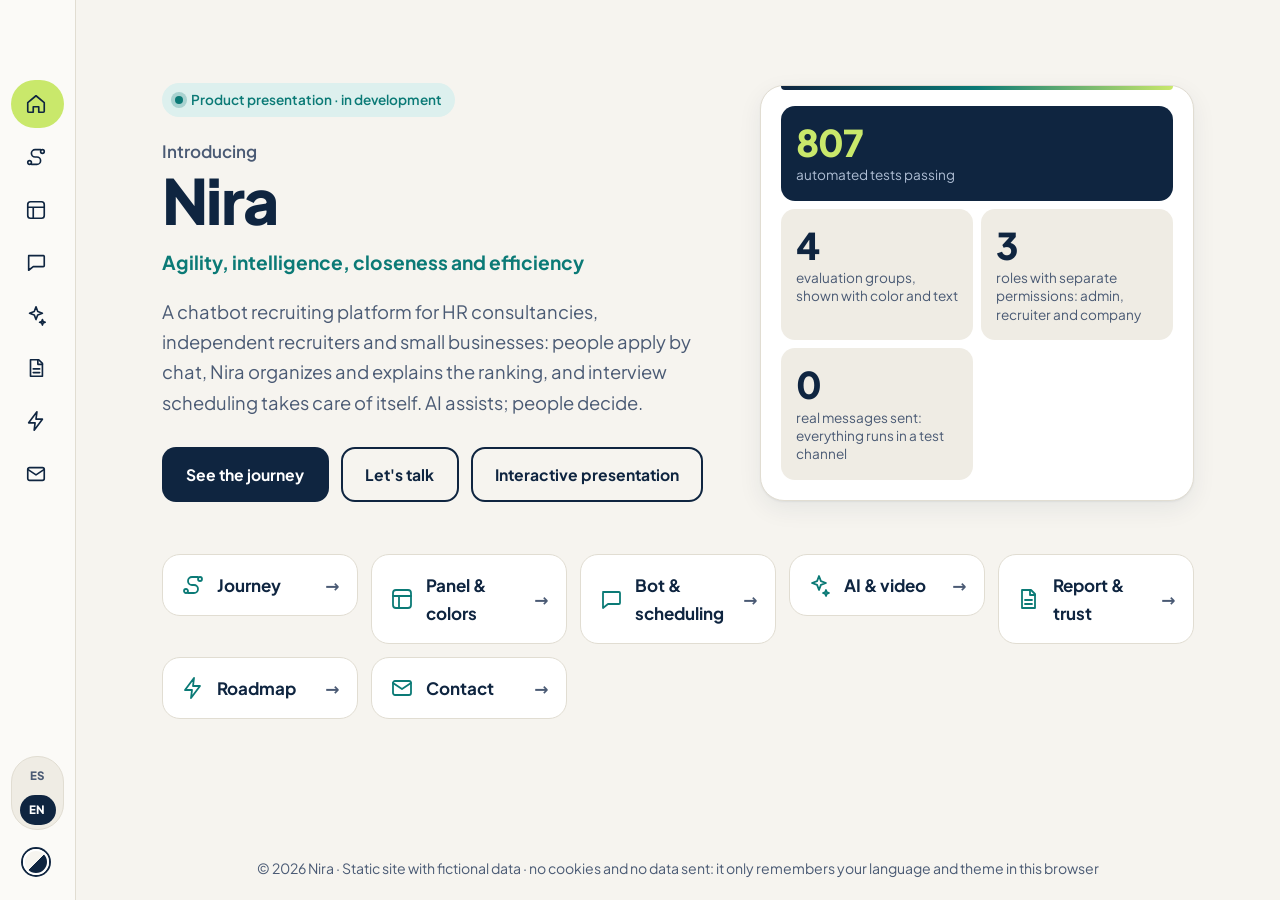
<file: index.html>
<!doctype html>
<html lang="es" data-theme="light">
<head>
  <meta charset="utf-8">
  <meta name="viewport" content="width=device-width, initial-scale=1">
  <title>Nira — reclutamiento con chatbot: la IA asiste, las decisiones son de personas</title>
  <meta name="description" content="Nira: plataforma de reclutamiento con chatbot para consultoras de RR. HH., reclutadores y PyMEs. Preselección de perfiles, ranking explicable y agenda de entrevistas.">
  <meta name="robots" content="noindex, nofollow">
  <meta name="referrer" content="no-referrer">
  <meta name="theme-color" content="#0F2540">
  <meta property="og:type" content="website">
  <meta property="og:title" content="Nira">
  <meta property="og:description" content="La IA asiste, las decisiones son de personas.">
  <script>/* tema inicial antes de pintar: el guardado por la persona o, la primera vez, claro */
    try { var t = localStorage.getItem("ri-theme"); document.documentElement.setAttribute("data-theme", ["light", "dark", "rose", "cream"].indexOf(t) > -1 ? t : "light"); } catch (e) {}
  </script>
  <link rel="icon" href="data:image/svg+xml,%3Csvg xmlns='http://www.w3.org/2000/svg' viewBox='0 0 64 64'%3E%3Crect width='64' height='64' rx='14' fill='%230F2540'/%3E%3Ctext x='32' y='43' font-family='Georgia,serif' font-size='30' font-weight='700' text-anchor='middle' fill='%23C9E86B'%3ENI%3C/text%3E%3C/svg%3E">
  <link rel="preload" href="assets/fonts/pjs-latin.woff2" as="font" type="font/woff2" crossorigin>
  <link rel="stylesheet" href="styles.css">
  <link rel="stylesheet" href="producto.css">
</head>
<body>
  <a class="skip" href="#main" data-i18n="ui.skip">Ir al contenido</a>

  <div class="app" id="app">
    <!-- ═════════ BARRA LATERAL ═════════ -->
    <aside class="rail" id="rail" aria-label="Navegación">
      <div class="rail-top">
        <button type="button" class="rail-toggle" id="railToggle" aria-expanded="false" aria-controls="rail" aria-label="Menú" data-i18n-attr="aria-label:ui.menu">
          <svg viewBox="0 0 24 24" width="22" height="22" fill="none" stroke="currentColor" stroke-width="2" stroke-linecap="round" aria-hidden="true"><path d="M4 7h16M4 12h16M4 17h16"/></svg>
        </button>
        <a class="rail-brand" href="#home" aria-label="Nira"><span class="brand-mark" aria-hidden="true">NI</span><span class="rl-label">Nira</span></a>
      </div>

      <nav class="rail-nav" id="nav" aria-label="Principal">
        <a class="rail-link" href="#home" data-view="home">
          <svg viewBox="0 0 24 24" aria-hidden="true"><path d="M3 10.5 12 3l9 7.5V20a1 1 0 0 1-1 1h-5v-6H9v6H4a1 1 0 0 1-1-1z"/></svg>
          <span class="rl-label" data-i18n="nav.home">Inicio</span>
        </a>
        <a class="rail-link" href="#journey" data-view="journey">
          <svg viewBox="0 0 24 24" aria-hidden="true"><circle cx="5" cy="18" r="2"/><circle cx="19" cy="6" r="2"/><path d="M7 18h6a4 4 0 0 0 0-8h-2a4 4 0 0 1 0-8h6" transform="translate(0 2)"/></svg>
          <span class="rl-label" data-i18n="nav.journey">Recorrido</span>
        </a>
        <a class="rail-link" href="#panel" data-view="panel">
          <svg viewBox="0 0 24 24" aria-hidden="true"><rect x="3" y="3" width="18" height="18" rx="3"/><path d="M3 9h18M9 21V9"/></svg>
          <span class="rl-label" data-i18n="nav.panel">Panel y colores</span>
        </a>
        <a class="rail-link" href="#bot" data-view="bot">
          <svg viewBox="0 0 24 24" aria-hidden="true"><path d="M4 5h16a1 1 0 0 1 1 1v10a1 1 0 0 1-1 1H9l-5 4V6a1 1 0 0 1 1-1z"/></svg>
          <span class="rl-label" data-i18n="nav.bot">Bot y agenda</span>
        </a>
        <a class="rail-link" href="#ai" data-view="ai">
          <svg viewBox="0 0 24 24" aria-hidden="true"><path d="M12 3l1.9 5.1L19 10l-5.1 1.9L12 17l-1.9-5.1L5 10l5.1-1.9z"/><path d="M19 17l.8 2.2L22 20l-2.2.8L19 23l-.8-2.2L16 20l2.2-.8z"/></svg>
          <span class="rl-label" data-i18n="nav.ai">IA y video</span>
        </a>
        <a class="rail-link" href="#report" data-view="report">
          <svg viewBox="0 0 24 24" aria-hidden="true"><path d="M6 3h9l4 4v14H6z"/><path d="M14 3v5h5M9 13h7M9 17h7"/></svg>
          <span class="rl-label" data-i18n="nav.report">Informe y confianza</span>
        </a>
        <a class="rail-link" href="#roadmap" data-view="roadmap">
          <svg viewBox="0 0 24 24" aria-hidden="true"><path d="M13 2 4 14h7l-1 8 9-12h-7z"/></svg>
          <span class="rl-label" data-i18n="nav.roadmap">Hoja de ruta</span>
        </a>
        <a class="rail-link" href="#contact" data-view="contact">
          <svg viewBox="0 0 24 24" aria-hidden="true"><rect x="3" y="5" width="18" height="14" rx="2"/><path d="m3 7 9 6 9-6"/></svg>
          <span class="rl-label" data-i18n="nav.contact">Contacto</span>
        </a>
      </nav>

      <div class="rail-bottom">
        <div class="lang" role="group" aria-label="Idioma" id="langSwitch">
          <button type="button" data-lang="es" aria-pressed="true">ES</button>
          <button type="button" data-lang="en" aria-pressed="false">EN</button>
        </div>
        <button type="button" class="rail-link rail-theme" id="themeBtn" aria-label="Cambiar tema">
          <span class="sw sw-light" id="themeDot" aria-hidden="true"></span>
        </button>
      </div>
    </aside>
    <div class="scrim" id="scrim" hidden></div>

    <!-- ═════════ CONTENIDO ═════════ -->
    <div class="stage">
      <header class="topbar">
        <button type="button" class="rail-toggle" id="railOpen" aria-label="Menú" data-i18n-attr="aria-label:ui.menu">
          <svg viewBox="0 0 24 24" width="22" height="22" fill="none" stroke="currentColor" stroke-width="2" stroke-linecap="round" aria-hidden="true"><path d="M4 7h16M4 12h16M4 17h16"/></svg>
        </button>
        <span class="brand-mark" aria-hidden="true">NI</span>
        <strong class="topbar-title">Nira</strong>
      </header>

      <main id="main" tabindex="-1">

        <!-- INICIO -->
        <section class="view" id="view-home" data-view="home" aria-labelledby="heroName">
          <div class="hero-grid">
            <div class="hero-copy">
              <p class="badge"><span class="dot" aria-hidden="true"></span><span data-i18n="hero.badge"></span></p>
              <p class="kicker" data-i18n="hero.kicker"></p>
              <h1 id="heroName">Nira</h1>
              <p class="role" data-i18n="hero.role"></p>
              <p class="tagline" data-i18n="hero.tagline"></p>
              <div class="cta-row">
                <a class="btn btn-primary" href="#journey" data-i18n="hero.cta1"></a>
                <a class="btn btn-ghost" href="#contact" data-i18n="hero.cta2"></a>
                <a class="btn btn-ghost" href="presentacion.html" data-i18n="hero.cta3"></a>
              </div>
            </div>
            <aside class="hero-card" aria-label="Indicadores">
              <ul class="stats" id="stats"></ul>
            </aside>
          </div>
          <ul class="tiles-nav" id="tilesNav" aria-label="Secciones"></ul>
        </section>

        <!-- RECORRIDO -->
        <section class="view" id="view-journey" data-view="journey" aria-labelledby="journeyTitle" hidden>
          <h2 class="section-title" id="journeyTitle" data-i18n="journey.title"></h2>
          <p class="section-intro" data-i18n="journey.intro"></p>
          <h3 class="subtitle" data-i18n="journey.problemTitle"></h3>
          <div class="project-grid" id="problemGrid"></div>
          <h3 class="subtitle" data-i18n="journey.solutionTitle"></h3>
          <div class="project-grid" id="stepGrid"></div>
          <p class="note" data-i18n="journey.notes"></p>
          <h3 class="subtitle" id="compareTitle"></h3>
          <div class="compare" id="compare" role="table"></div>
          <h3 class="subtitle" id="guardsTitle"></h3>
          <div class="project-grid" id="guardGrid"></div>
        </section>

        <!-- PANEL Y COLORES -->
        <section class="view" id="view-panel" data-view="panel" aria-labelledby="panelTitle" hidden>
          <h2 class="section-title" id="panelTitle" data-i18n="panel.title"></h2>
          <p class="section-intro" data-i18n="panel.intro"></p>
          <p class="tag tag-maqueta" data-i18n="panel.tag"></p>
          <div class="mock" role="img" id="panelMock"></div>
          <h3 class="subtitle" data-i18n="panel.scaleTitle"></h3>
          <div class="scale-grid" id="scaleGrid"></div>
          <ul class="principles" id="principles"></ul>
        </section>

        <!-- BOT Y AGENDA -->
        <section class="view" id="view-bot" data-view="bot" aria-labelledby="botTitle" hidden>
          <h2 class="section-title" id="botTitle" data-i18n="bot.title"></h2>
          <p class="section-intro" data-i18n="bot.intro"></p>
          <p class="tag tag-hoy" data-i18n="bot.tag"></p>
          <div class="split">
            <div class="phone-mock" id="chatMock" role="img"></div>
            <ul class="points" id="botPoints"></ul>
          </div>
          <p class="note" data-i18n="bot.note"></p>
        </section>

        <!-- IA Y VIDEO -->
        <section class="view" id="view-ai" data-view="ai" aria-labelledby="aiTitle" hidden>
          <h2 class="section-title" id="aiTitle" data-i18n="ai.title"></h2>
          <p class="section-intro" data-i18n="ai.intro"></p>
          <div class="tabs" role="tablist" id="aiTabs">
            <button type="button" role="tab" class="tab" id="atab-ai" aria-controls="apanel-ai" aria-selected="true" data-tab="ai"></button>
            <button type="button" role="tab" class="tab" id="atab-video" aria-controls="apanel-video" aria-selected="false" data-tab="video"></button>
          </div>
          <div class="panel" id="apanel-ai" role="tabpanel" aria-labelledby="atab-ai">
            <p class="tag tag-ruta" data-i18n="ai.tag"></p>
            <div class="project-grid" id="aiGrid"></div>
            <div class="rules" id="aiRules"></div>
          </div>
          <div class="panel" id="apanel-video" role="tabpanel" aria-labelledby="atab-video" hidden>
            <p class="tag tag-ruta" data-i18n="video.tag"></p>
            <div class="split">
              <div class="phone-mock" id="videoMock" role="img"></div>
              <div>
                <ol class="steps" id="videoSteps"></ol>
                <div class="rules" id="videoRules"></div>
              </div>
            </div>
          </div>
        </section>

        <!-- INFORME Y CONFIANZA -->
        <section class="view" id="view-report" data-view="report" aria-labelledby="reportTitle" hidden>
          <h2 class="section-title" id="reportTitle" data-i18n="report.title"></h2>
          <p class="section-intro" data-i18n="report.intro"></p>
          <p class="tag tag-hoy" data-i18n="report.tag"></p>
          <div class="split">
            <div class="report-mock" id="reportMock" role="img"></div>
            <ul class="points" id="reportPoints"></ul>
          </div>
          <h3 class="subtitle" data-i18n="trust.title"></h3>
          <div class="project-grid" id="trustGrid"></div>
          <p class="note" data-i18n="trust.note"></p>
        </section>

        <!-- HOJA DE RUTA -->
        <section class="view" id="view-roadmap" data-view="roadmap" aria-labelledby="roadmapTitle" hidden>
          <div class="dark-panel">
            <h2 class="section-title on-dark" id="roadmapTitle" data-i18n="roadmap.title"></h2>
            <p class="section-intro on-dark" data-i18n="roadmap.intro"></p>
            <div class="next-grid" id="phaseGrid"></div>
          </div>
          <h3 class="subtitle" data-i18n="plans.title"></h3>
          <p class="section-intro" data-i18n="plans.intro"></p>
          <div class="project-grid" id="planGrid"></div>
        </section>

        <!-- CONTACTO -->
        <section class="view" id="view-contact" data-view="contact" aria-labelledby="contactTitle" hidden>
          <div class="dark-panel contact-panel">
            <h2 class="section-title on-dark" id="contactTitle" data-i18n="contact.title"></h2>
            <p class="contact-lead" data-i18n="contact.lead"></p>
            <p class="mail-line"><span class="mail-text" id="mailText"></span><button type="button" class="copy-btn" id="copyMail" data-i18n="ui.copy">Copiar</button></p>
            <p class="fine" data-i18n="contact.note"></p>
          </div>
        </section>
      </main>

      <footer class="site-footer">
        <p>© <span id="year"></span> Nira · <span data-i18n="footer"></span></p>
      </footer>
    </div>
  </div>

  <button type="button" class="to-top" id="toTop" aria-label="Volver arriba" data-i18n-attr="aria-label:ui.top" hidden>
    <svg viewBox="0 0 24 24" width="22" height="22" fill="none" stroke="currentColor" stroke-width="2.4" stroke-linecap="round" stroke-linejoin="round" aria-hidden="true"><path d="M12 19V5M5 12l7-7 7 7"/></svg>
  </button>

  <noscript><p style="padding:1rem;text-align:center">Nira — presentación del producto. Esta página necesita JavaScript.</p></noscript>

  <script>/* si un archivo del sitio no carga (falla pasajera de la red), se reintenta una sola vez */
    window.addEventListener("error", function (e) {
      try { if (e.target && e.target.tagName === "SCRIPT" && !sessionStorage.getItem("ri-reintento")) { sessionStorage.setItem("ri-reintento", "1"); setTimeout(function () { location.reload(); }, 1200); } } catch (x) {}
    }, true);
  </script>
  <script src="content.js"></script>
  <script src="app.js"></script>
</body>
</html>
</file>
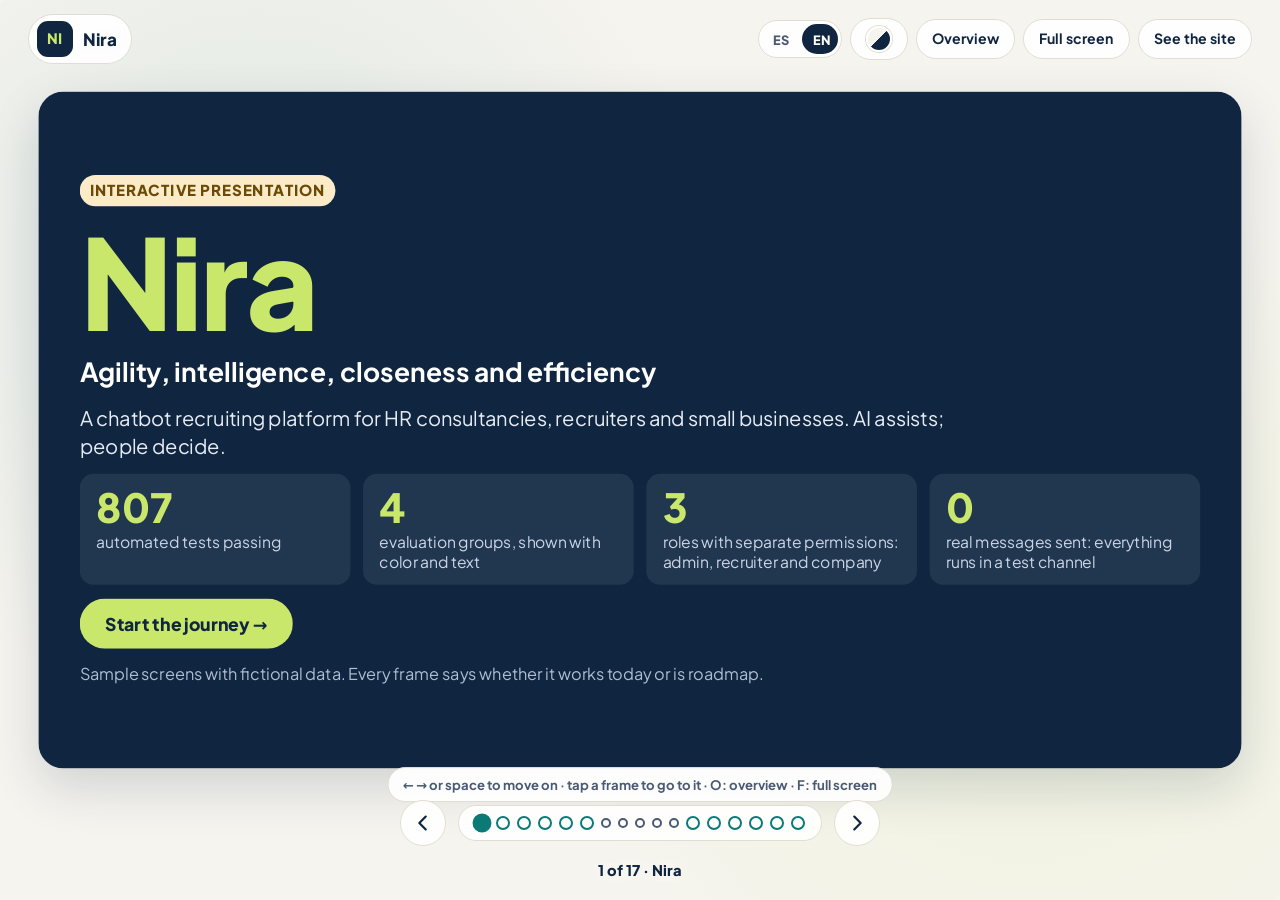
<file: presentacion.html>
<!doctype html>
<html lang="es" data-theme="light">
<head>
  <meta charset="utf-8">
  <meta name="viewport" content="width=device-width, initial-scale=1">
  <title>Nira — presentación interactiva</title>
  <meta name="description" content="Recorrido interactivo por Nira: plataforma de reclutamiento con chatbot. Zoom entre pantallas, con datos ficticios.">
  <meta name="robots" content="noindex, nofollow">
  <meta name="referrer" content="no-referrer">
  <meta name="theme-color" content="#0F2540">
  <script>/* tema inicial antes de pintar */
    try { var t = localStorage.getItem("ri-theme"); document.documentElement.setAttribute("data-theme", ["light", "dark", "rose", "cream"].indexOf(t) > -1 ? t : "light"); } catch (e) {}
  </script>
  <link rel="icon" href="data:image/svg+xml,%3Csvg xmlns='http://www.w3.org/2000/svg' viewBox='0 0 64 64'%3E%3Crect width='64' height='64' rx='14' fill='%230F2540'/%3E%3Ctext x='32' y='43' font-family='Georgia,serif' font-size='30' font-weight='700' text-anchor='middle' fill='%23C9E86B'%3ENI%3C/text%3E%3C/svg%3E">
  <link rel="preload" href="assets/fonts/pjs-latin.woff2" as="font" type="font/woff2" crossorigin>
  <link rel="stylesheet" href="styles.css">
  <link rel="stylesheet" href="producto.css">
  <link rel="stylesheet" href="pantallas.css">
  <link rel="stylesheet" href="presentacion.css">
</head>
<body class="pres">
  <a class="skip" href="#escenario" data-i18n="ui.skip">Ir al contenido</a>

  <div class="escenario" id="escenario" tabindex="-1" aria-label="Presentación interactiva" role="region" aria-roledescription="presentación">
    <div class="lienzo" id="lienzo"></div>
  </div>

  <header class="barra-sup">
    <a class="marca" href="index.html#home" aria-label="Nira"><span class="brand-mark" aria-hidden="true">NI</span><span class="marca-txt">Nira</span></a>
    <div class="acciones">
      <div class="lang" role="group" aria-label="Idioma" id="langSwitch">
        <button type="button" data-lang="es" aria-pressed="true">ES</button>
        <button type="button" data-lang="en" aria-pressed="false">EN</button>
      </div>
      <button type="button" class="ctl" id="btnTema" data-i18n-attr="aria-label:ui.theme"><span class="sw sw-light" id="themeDot" aria-hidden="true"></span></button>
      <button type="button" class="ctl" id="btnGeneral" aria-pressed="false" data-i18n="ui.overview">Vista general</button>
      <button type="button" class="ctl" id="btnPantalla" data-i18n="ui.fullscreen">Pantalla completa</button>
      <a class="ctl" href="index.html#journey" data-i18n="ui.site">Ver el sitio</a>
    </div>
  </header>

  <footer class="barra-inf">
    <button type="button" class="ctl redondo" id="btnPrev" data-i18n-attr="aria-label:ui.prev" aria-label="Anterior">
      <svg viewBox="0 0 24 24" width="22" height="22" fill="none" stroke="currentColor" stroke-width="2.4" stroke-linecap="round" stroke-linejoin="round" aria-hidden="true"><path d="M15 5l-7 7 7 7"/></svg>
    </button>
    <div class="camino" id="camino" role="tablist" data-i18n-attr="aria-label:ui.path" aria-label="Recorrido"></div>
    <button type="button" class="ctl redondo" id="btnNext" data-i18n-attr="aria-label:ui.next" aria-label="Siguiente">
      <svg viewBox="0 0 24 24" width="22" height="22" fill="none" stroke="currentColor" stroke-width="2.4" stroke-linecap="round" stroke-linejoin="round" aria-hidden="true"><path d="M9 5l7 7-7 7"/></svg>
    </button>
    <p class="estado" id="estado" aria-live="polite"></p>
  </footer>

  <p class="ayuda" id="ayuda" data-i18n="ui.hint"></p>

  <noscript><p style="padding:1rem;text-align:center">Nira — presentación interactiva. Esta página necesita JavaScript.</p></noscript>
  <script src="content.js"></script>
  <script src="presentacion-content.js"></script>
  <script src="pantallas.js"></script>
  <script src="presentacion.js"></script>
</body>
</html>
</file>
<file: styles.css>
/* ============================================================
   Paleta "Navy · Teal · Lima"
   - Navy  #0F2540  → confianza, auditoría, seriedad (el mismo azul del CV)
   - Teal  #0B7A76  → tecnología, seguridad, datos
   - Lima  #C9E86B  → frescura, UX/UI, llamadas a la acción y "próximamente"
   - Papel #F6F4EF  → fondo cálido que descansa la vista
   ============================================================ */

/* Tipografía alojada en el propio sitio (Plus Jakarta Sans, licencia OFL): no se pide nada a Google */
@font-face { font-family: "Plus Jakarta Sans"; font-style: normal; font-weight: 400 800; font-display: swap;
  src: url("assets/fonts/pjs-latin-ext.woff2") format("woff2");
  unicode-range: U+0100-02BA, U+02BD-02C5, U+02C7-02CC, U+02CE-02D7, U+02DD-02FF, U+0304, U+0308, U+0329, U+1D00-1DBF, U+1E00-1E9F, U+1EF2-1EFF, U+2020, U+20A0-20AB, U+20AD-20C4, U+2113, U+2C60-2C7F, U+A720-A7FF; }
@font-face { font-family: "Plus Jakarta Sans"; font-style: normal; font-weight: 400 800; font-display: swap;
  src: url("assets/fonts/pjs-latin.woff2") format("woff2");
  unicode-range: U+0000-00FF, U+0131, U+0152-0153, U+02BB-02BC, U+02C6, U+02DA, U+02DC, U+0304, U+0308, U+0329, U+2000-206F, U+20AC, U+2122, U+2191, U+2193, U+2212, U+2215, U+FEFF, U+FFFD; }

:root {
  --bg: #F6F4EF;
  --surface: #FFFFFF;
  --surface-2: #EFECE4;
  --ink: #0F2540;
  --muted: #4A5A74;
  --line: #E1DDD2;
  --navy: #0F2540;
  --teal: #0B7A76;
  --teal-soft: #DDF0EE;
  --lime: #C9E86B;
  --lime-soft: #EDF6CC;
  --btn-bg: #0F2540;
  --btn-ink: #FFFFFF;
  --rail-bg: #FBFAF7;
  --dark-band: #0F2540;
  --dark-ink: #EAF0F8;
  --dark-muted: #AEBDD3;
  --shadow: 0 1px 2px rgba(15, 37, 64, .06), 0 8px 24px rgba(15, 37, 64, .07);
  --radius: 16px;
  --rail-w: 76px;
  --font: "Plus Jakarta Sans", system-ui, -apple-system, "Segoe UI", Roboto, sans-serif;
  color-scheme: light;
}

@media (prefers-color-scheme: dark) {
  :root:not([data-theme="light"]):not([data-theme="rose"]):not([data-theme="cream"]) {
    --bg: #0A1424; --surface: #101F37; --surface-2: #0D1A2F; --ink: #EAF0F8; --muted: #9FB1CB; --line: #213450;
    --teal: #3CC4BC; --teal-soft: #0F3438; --lime-soft: #2B3514; --btn-bg: #C9E86B; --btn-ink: #0F2540;
    --rail-bg: #0C182B; --dark-band: #08111F;
    --shadow: 0 1px 2px rgba(0, 0, 0, .4), 0 8px 24px rgba(0, 0, 0, .35);
    color-scheme: dark;
  }
}
:root[data-theme="dark"] {
  --bg: #0A1424; --surface: #101F37; --surface-2: #0D1A2F; --ink: #EAF0F8; --muted: #9FB1CB; --line: #213450;
  --teal: #3CC4BC; --teal-soft: #0F3438; --lime-soft: #2B3514; --btn-bg: #C9E86B; --btn-ink: #0F2540;
  --rail-bg: #0C182B; --dark-band: #08111F;
  --shadow: 0 1px 2px rgba(0, 0, 0, .4), 0 8px 24px rgba(0, 0, 0, .35);
  color-scheme: dark;
}

*, *::before, *::after { box-sizing: border-box; }
html { scroll-behavior: smooth; }
body {
  margin: 0; font-family: var(--font); font-size: 1.0625rem; line-height: 1.65;
  color: var(--ink); background: var(--bg); -webkit-font-smoothing: antialiased;
}
img, svg, video { max-width: 100%; }
a { color: var(--teal); text-underline-offset: 3px; }
a:hover { text-decoration-thickness: 2px; }
h1, h2, h3, p, ul, ol, dl, dd, figure { margin: 0; }
ul, ol { padding: 0; list-style: none; }
button { font: inherit; }
:focus-visible { outline: 3px solid var(--lime); outline-offset: 3px; border-radius: 8px; }
[hidden] { display: none !important; }
.skip { position: absolute; left: -999px; top: 0; background: var(--lime); color: var(--navy); padding: .6rem 1rem; z-index: 200; }
.skip:focus { left: 1rem; top: 1rem; }

/* ═════════ Fondo: reel de eventos (muy tenue) ═════════ */
.bg-reel { position: fixed; inset: 0; z-index: 0; overflow: hidden; pointer-events: none; opacity: 0; transition: opacity 2s ease; }
.bg-reel.on { opacity: .07; }
:root[data-theme="dark"] .bg-reel.on { opacity: .11; }
@media (prefers-color-scheme: dark) { :root:not([data-theme="light"]):not([data-theme="rose"]):not([data-theme="cream"]) .bg-reel.on { opacity: .11; } }
.bg-reel video { width: 100%; height: 100%; object-fit: cover; filter: grayscale(.45) blur(3px); transform: scale(1.04); }
.bg-reel::after { content: ""; position: absolute; inset: 0; background: radial-gradient(ellipse at 60% 40%, transparent 0%, var(--bg) 95%); opacity: .55; }
@media (max-width: 860px), (prefers-reduced-motion: reduce) { .bg-reel { display: none; } }

/* ═════════ Estructura de la app ═════════ */
.app { position: relative; z-index: 1; display: grid; grid-template-columns: var(--rail-w) minmax(0, 1fr); min-height: 100vh; transition: grid-template-columns .25s ease; }
.app.expanded { --rail-w: 248px; }
.stage { min-width: 0; display: flex; flex-direction: column; min-height: 100vh; }
main { flex: 1; width: min(1120px, 100%); margin-inline: auto; padding: clamp(1.5rem, 4vw, 3.25rem) clamp(1rem, 3.5vw, 2.75rem) 2rem; outline: none; }
.site-footer { padding: 1.25rem clamp(1rem, 3.5vw, 2.75rem); font-size: .88rem; color: var(--muted); text-align: center; }
.topbar { display: none; }

/* ═════════ Barra lateral ═════════ */
.rail {
  position: sticky; top: 0; height: 100vh; z-index: 60; display: flex; flex-direction: column; gap: .5rem;
  padding: .9rem .7rem; background: var(--rail-bg); border-right: 1px solid var(--line); overflow: hidden auto;
}
.rail-top { display: flex; align-items: center; gap: .6rem; min-height: 48px; margin-bottom: .6rem; }
.rail-toggle {
  flex: none; display: grid; place-items: center; width: 48px; height: 48px; border-radius: 50%;
  border: 0; background: transparent; color: var(--ink); cursor: pointer;
}
.rail-toggle:hover { background: var(--surface-2); }
.rail-brand { display: flex; align-items: center; gap: .6rem; text-decoration: none; color: var(--ink); font-weight: 800; white-space: nowrap; }
.brand-mark {
  flex: none; display: grid; place-items: center; width: 36px; height: 36px; border-radius: 11px;
  background: var(--navy); color: var(--lime); font-weight: 800; font-size: .9rem; letter-spacing: .02em;
}
.rail-nav { display: flex; flex-direction: column; gap: .3rem; }
.rail-link {
  position: relative; display: flex; align-items: center; gap: 1rem; min-height: 48px; padding: 0 .85rem;
  border-radius: 24px; border: 0; background: transparent; color: var(--ink); text-decoration: none; cursor: pointer;
  font-weight: 600; font-size: .98rem; white-space: nowrap; text-align: left; width: 100%;
}
.rail-link svg { flex: none; width: 22px; height: 22px; fill: none; stroke: currentColor; stroke-width: 1.8; stroke-linecap: round; stroke-linejoin: round; }
.rail-link:hover { background: var(--surface-2); }
.rail-link[aria-current="page"] { background: var(--lime); color: var(--navy); font-weight: 800; }
.rl-label { overflow: hidden; opacity: 0; width: 0; transition: opacity .15s ease; }
.app.expanded .rl-label { opacity: 1; width: auto; }

/* tooltip cuando la barra está colapsada */
.app:not(.expanded) .rail-link::after {
  content: attr(data-tip); position: absolute; left: calc(100% + 14px); top: 50%; transform: translateY(-50%) translateX(-4px);
  padding: .35rem .7rem; border-radius: 8px; background: var(--navy); color: #fff; font-size: .82rem; font-weight: 700;
  opacity: 0; pointer-events: none; transition: opacity .15s ease, transform .15s ease; white-space: nowrap; z-index: 80;
}
.app:not(.expanded) .rail-link:hover::after, .app:not(.expanded) .rail-link:focus-visible::after { opacity: 1; transform: translateY(-50%); }

.rail-bottom { margin-top: auto; display: flex; flex-direction: column; gap: .5rem; align-items: stretch; }
.lang { display: flex; flex-direction: column; align-items: center; gap: 4px; padding: 4px; border-radius: 26px; background: var(--surface-2); border: 1px solid var(--line); }
.app.expanded .lang { flex-direction: row; justify-content: space-between; }
.lang button {
  width: 36px; height: 30px; display: grid; place-items: center; border: 0; background: transparent; color: var(--muted);
  font-size: .72rem; font-weight: 800; letter-spacing: .04em; border-radius: 999px; cursor: pointer;
}
.lang button:hover { color: var(--ink); }
.lang button[aria-pressed="true"] { background: var(--navy); color: #fff; }
:root[data-theme="dark"] .lang button[aria-pressed="true"] { background: var(--lime); color: var(--navy); }
@media (prefers-color-scheme: dark) { :root:not([data-theme="light"]):not([data-theme="rose"]):not([data-theme="cream"]) .lang button[aria-pressed="true"] { background: var(--lime); color: var(--navy); } }
.rail-avatar { display: block; align-self: center; width: 44px; height: 44px; margin-top: .25rem; border-radius: 50%; overflow: hidden; border: 2px solid var(--lime); }
.app.expanded .rail-avatar { align-self: flex-start; margin-left: .35rem; }
.rail-avatar img { width: 100%; height: 100%; object-fit: cover; object-position: 50% 25%; display: block; }
.scrim { position: fixed; inset: 0; background: rgba(6, 14, 28, .5); z-index: 55; }

/* ═════════ Vistas ═════════ */
.view.active { animation: viewIn .4s cubic-bezier(.2, .7, .2, 1); }
@keyframes viewIn { from { opacity: 0; transform: translateY(14px); } to { opacity: 1; transform: none; } }

/* ═════════ Botones ═════════ */
.btn {
  display: inline-flex; align-items: center; justify-content: center; gap: .5rem;
  font-weight: 700; font-size: .98rem; text-decoration: none; cursor: pointer;
  padding: .8rem 1.4rem; border-radius: 14px; border: 2px solid transparent;
  transition: transform .15s ease, box-shadow .15s ease, background .15s ease;
}
.btn:hover { transform: translateY(-2px); box-shadow: var(--shadow); text-decoration: none; }
.btn-primary { background: var(--btn-bg); color: var(--btn-ink); }
.btn-ghost { background: transparent; color: var(--ink); border-color: var(--ink); }
.btn-accent { background: var(--lime); color: var(--navy); }
.btn-outline { background: transparent; color: #fff; border-color: rgba(255,255,255,.45); }
.btn-outline:hover { background: rgba(255,255,255,.1); }
.cta-row { display: flex; flex-wrap: wrap; gap: .75rem; }

/* ═════════ Inicio ═════════ */
.hero-grid { display: grid; grid-template-columns: 1.25fr 1fr; gap: clamp(1.5rem, 5vw, 3.5rem); align-items: center; padding-top: clamp(.5rem, 3vw, 2rem); }
.hero-grid > * { min-width: 0; }
.badge {
  display: inline-flex; align-items: center; gap: .5rem; max-width: 100%; font-size: .85rem; font-weight: 600; color: var(--teal);
  background: var(--teal-soft); padding: .35rem .8rem; border-radius: 999px; margin-bottom: 1.25rem;
}
.dot { width: 8px; height: 8px; border-radius: 50%; background: var(--teal); box-shadow: 0 0 0 4px color-mix(in srgb, var(--teal) 25%, transparent); }
.kicker { font-weight: 600; color: var(--muted); margin-bottom: .15rem; }
h1 { font-size: clamp(2.3rem, 5.6vw, 3.9rem); line-height: 1.05; font-weight: 800; letter-spacing: -.025em; overflow-wrap: anywhere; }
.role { margin-top: .9rem; font-weight: 700; font-size: clamp(1rem, 2vw, 1.2rem); color: var(--teal); }
.tagline { margin: 1.1rem 0 1.8rem; max-width: 36rem; font-size: 1.15rem; color: var(--muted); }
.hero-card { position: relative; background: var(--surface); border: 1px solid var(--line); border-radius: 24px; padding: 1.25rem; box-shadow: var(--shadow); }
.hero-card::after {
  content: ""; position: absolute; left: 1.25rem; right: 1.25rem; top: 0; height: 4px; border-radius: 0 0 4px 4px;
  background: linear-gradient(90deg, var(--navy), var(--teal), var(--lime));
}
.stats { display: grid; grid-template-columns: 1fr 1fr; gap: .5rem; }
.stat { padding: 1rem .9rem; border-radius: 14px; background: var(--surface-2); }
.stat:first-child { grid-column: 1 / -1; background: var(--navy); color: #fff; }
:root[data-theme="dark"] .stat:first-child { background: var(--teal-soft); }
.stat strong { display: block; font-size: clamp(1.7rem, 3.2vw, 2.3rem); line-height: 1.1; font-weight: 800; letter-spacing: -.02em; }
.stat:first-child strong { color: var(--lime); }
.stat span { display: block; margin-top: .25rem; font-size: .85rem; line-height: 1.35; color: var(--muted); }
.stat:first-child span { color: var(--dark-muted); }

.tiles-nav { display: grid; grid-template-columns: repeat(auto-fit, minmax(170px, 1fr)); gap: .8rem; margin-top: clamp(2rem, 5vw, 3.25rem); }
.tile-link {
  display: flex; align-items: center; gap: .8rem; padding: 1rem 1.1rem; border-radius: 18px; text-decoration: none; color: var(--ink);
  background: var(--surface); border: 1px solid var(--line); font-weight: 700; transition: transform .18s ease, border-color .18s ease, background .18s ease;
}
.tile-link svg { flex: none; width: 24px; height: 24px; fill: none; stroke: var(--teal); stroke-width: 1.8; stroke-linecap: round; stroke-linejoin: round; }
.tile-link .arr { margin-left: auto; color: var(--muted); }
.tile-link:hover { transform: translateY(-3px); border-color: var(--teal); background: var(--lime-soft); }

/* ═════════ Títulos ═════════ */
.section-title { font-size: clamp(1.7rem, 3.4vw, 2.3rem); line-height: 1.15; font-weight: 800; letter-spacing: -.02em; margin-bottom: .6rem; }
.block-title { margin-top: clamp(2.25rem, 5vw, 3.5rem); }
.section-intro { color: var(--muted); max-width: 42rem; margin-bottom: 1.5rem; }
.eyebrow { font-size: .85rem; letter-spacing: .12em; text-transform: uppercase; font-weight: 800; color: var(--teal); margin-bottom: .6rem; }
.subtitle { font-size: 1.15rem; font-weight: 800; margin: 1.75rem 0 .9rem; }
.on-dark { color: var(--dark-ink); }
.section-intro.on-dark { color: var(--dark-muted); }

/* ═════════ Perfil ═════════ */
.about-grid { display: grid; grid-template-columns: 1fr 1.6fr; gap: clamp(1.5rem, 5vw, 3.5rem); }
.about-grid > * { min-width: 0; }
.lead { font-size: clamp(1.6rem, 3.2vw, 2.2rem); font-weight: 800; line-height: 1.15; letter-spacing: -.02em; overflow-wrap: anywhere; }
.about-body p + p { margin-top: 1rem; }
.about-body p { color: var(--muted); }
.facts { display: grid; grid-template-columns: 1fr 1fr; gap: .75rem; margin-top: 1.75rem; }
.facts div { background: var(--surface); border: 1px solid var(--line); border-radius: 12px; padding: .8rem 1rem; }
.facts dt { font-size: .75rem; letter-spacing: .08em; text-transform: uppercase; font-weight: 800; color: var(--teal); }
.facts dd { font-weight: 600; font-size: .95rem; margin-top: .15rem; }
.portrait { margin: 1.75rem 0 0; position: relative; max-width: 300px; }
.portrait::before { content: ""; position: absolute; inset: 14px -14px -14px 14px; border-radius: 28px; background: var(--lime); z-index: 0; }
.portrait::after { content: ""; position: absolute; width: 74px; height: 74px; border-radius: 50%; right: -28px; top: -22px; background: var(--teal); opacity: .9; z-index: 0; }
.portrait img { position: relative; z-index: 1; display: block; width: 100%; height: auto; border-radius: 26px; border: 3px solid var(--surface); box-shadow: var(--shadow); }

.skill-grid { display: grid; grid-template-columns: repeat(auto-fill, minmax(280px, 1fr)); gap: 1rem; margin-top: 1.25rem; }
.skill-card { background: var(--surface); border: 1px solid var(--line); border-radius: var(--radius); padding: 1.3rem; box-shadow: var(--shadow); border-top: 4px solid var(--teal); }
.skill-card:nth-child(3n+1) { border-top-color: var(--navy); }
.skill-card:nth-child(3n+3) { border-top-color: var(--lime); }
:root[data-theme="dark"] .skill-card:nth-child(3n+1) { border-top-color: var(--teal); }
.skill-card h3 { font-size: 1.05rem; font-weight: 800; margin-bottom: .8rem; }
.chips { display: flex; flex-wrap: wrap; gap: .4rem; }
.chip { font-size: .83rem; font-weight: 600; padding: .28rem .7rem; border-radius: 999px; background: var(--surface-2); border: 1px solid var(--line); color: var(--ink); }

/* ═════════ Experiencia + formación ═════════ */
.two-col { display: grid; grid-template-columns: 1.55fr 1fr; gap: clamp(1.5rem, 4vw, 3rem); align-items: start; }
.two-col > * { min-width: 0; }
.side-col { position: sticky; top: 1.5rem; }
.timeline { position: relative; margin-top: 1.5rem; padding-left: 1.75rem; }
.timeline::before { content: ""; position: absolute; left: 7px; top: 8px; bottom: 8px; width: 2px; background: linear-gradient(var(--teal), var(--line)); }
.job { position: relative; padding-bottom: 2rem; }
.job:last-child { padding-bottom: 0; }
.job::before { content: ""; position: absolute; left: -1.75rem; top: .55rem; width: 16px; height: 16px; border-radius: 50%; background: var(--bg); border: 3px solid var(--teal); }
.job.current::before { background: var(--lime); border-color: var(--navy); }
:root[data-theme="dark"] .job.current::before { border-color: var(--lime); }
.job-head { display: flex; flex-wrap: wrap; justify-content: space-between; gap: .25rem 1rem; align-items: baseline; }
.job h3 { font-size: 1.15rem; font-weight: 800; overflow-wrap: anywhere; }
.job .date { font-size: .85rem; font-weight: 700; color: var(--teal); white-space: nowrap; }
.job .org { color: var(--muted); font-weight: 600; margin-bottom: .6rem; }
.job ul { display: grid; gap: .45rem; }
.job li { position: relative; padding-left: 1.1rem; }
.job li::before { content: ""; position: absolute; left: 0; top: .72em; width: 6px; height: 6px; border-radius: 2px; background: var(--teal); }
.edu-list { display: grid; gap: .55rem; margin-top: 1.25rem; }
.edu-list li { display: flex; justify-content: space-between; gap: 1rem; align-items: baseline; padding: .75rem 1rem; background: var(--surface); border: 1px solid var(--line); border-radius: 12px; }
.edu-list b { font-weight: 700; display: block; font-size: .95rem; line-height: 1.35; }
.edu-list small { color: var(--muted); font-size: .82rem; }
.edu-list .when { font-size: .8rem; font-weight: 800; white-space: nowrap; color: var(--teal); }
.edu-list .when.live { background: var(--lime-soft); color: var(--ink); padding: .2rem .6rem; border-radius: 999px; }
.lang-list { display: grid; gap: .5rem; }
.lang-list li { display: flex; justify-content: space-between; gap: 1rem; padding: .75rem 1rem; background: var(--surface); border: 1px solid var(--line); border-radius: 12px; font-weight: 700; }
.lang-list span { color: var(--muted); font-weight: 600; font-size: .92rem; }

/* ═════════ Filtros y tarjetas ═════════ */
.filters { display: flex; flex-wrap: wrap; gap: .5rem; margin-bottom: 1.25rem; }
.filter { font-weight: 700; font-size: .9rem; cursor: pointer; padding: .45rem 1rem; border-radius: 999px; border: 1px solid var(--line); background: var(--surface); color: var(--ink); }
.filter:hover { border-color: var(--teal); }
.filter[aria-pressed="true"] { background: var(--navy); color: #fff; border-color: var(--navy); }
:root[data-theme="dark"] .filter[aria-pressed="true"] { background: var(--lime); color: var(--navy); border-color: var(--lime); }
@media (prefers-color-scheme: dark) { :root:not([data-theme="light"]):not([data-theme="rose"]):not([data-theme="cream"]) .filter[aria-pressed="true"] { background: var(--lime); color: var(--navy); border-color: var(--lime); } }
.project-grid, .comm-grid { display: grid; grid-template-columns: repeat(auto-fill, minmax(290px, 1fr)); gap: 1.1rem; }
.card {
  background: var(--surface); border: 1px solid var(--line); border-radius: var(--radius); padding: 1.35rem;
  display: flex; flex-direction: column; gap: .7rem; box-shadow: var(--shadow); transition: transform .18s ease, border-color .18s ease;
}
.card:hover { transform: translateY(-3px); border-color: var(--teal); }
.card.featured { background: linear-gradient(160deg, var(--surface) 40%, var(--teal-soft)); border-color: color-mix(in srgb, var(--teal) 45%, var(--line)); }
.card h3 { font-size: 1.1rem; font-weight: 800; line-height: 1.25; overflow-wrap: anywhere; }
.card .meta { font-size: .8rem; font-weight: 700; color: var(--teal); }
.card p { color: var(--muted); font-size: .96rem; }
.card .chips { margin-top: auto; padding-top: .4rem; }
.comm-top { display: flex; gap: .9rem; align-items: center; }
.comm-badge { flex: none; display: grid; place-items: center; width: 48px; height: 48px; border-radius: 14px; font-weight: 800; font-size: .95rem; color: #fff; background: var(--navy); }
.comm-badge.t-community { background: var(--teal); }
.comm-badge.t-course { background: var(--lime); color: var(--navy); }
.comm-badge.t-project { background: var(--surface-2); color: var(--ink); border: 1px solid var(--line); }
:root[data-theme="dark"] .comm-badge:not(.t-course):not(.t-project):not(.t-community):not(.has-logo) { background: var(--teal-soft); color: var(--teal); }
.comm-badge.has-logo { background: var(--surface-2); border: 1px solid var(--line); overflow: hidden; padding: 0; }
.comm-badge.has-logo img { width: 100%; height: 100%; object-fit: contain; padding: 3px; display: block; }
.comm-role { color: var(--ink); font-size: .95rem; }
.comm-role b { font-weight: 800; }

/* ═════════ Comunidades: pestañas internas ═════════ */
.tabs { display: inline-flex; gap: 4px; padding: 4px; border-radius: 999px; background: var(--surface-2); border: 1px solid var(--line); margin-bottom: 1.5rem; max-width: 100%; overflow-x: auto; }
.tab { border: 0; background: transparent; color: var(--muted); font-weight: 800; font-size: .92rem; padding: .6rem 1.2rem; border-radius: 999px; cursor: pointer; white-space: nowrap; }
.tab:hover { color: var(--ink); }
.tab[aria-selected="true"] { background: var(--navy); color: #fff; box-shadow: var(--shadow); }
:root[data-theme="dark"] .tab[aria-selected="true"] { background: var(--lime); color: var(--navy); }
@media (prefers-color-scheme: dark) { :root:not([data-theme="light"]):not([data-theme="rose"]):not([data-theme="cream"]) .tab[aria-selected="true"] { background: var(--lime); color: var(--navy); } }
.panel { animation: viewIn .35s ease; }

.photos-layout { display: grid; grid-template-columns: 250px minmax(0, 1fr); gap: clamp(1.25rem, 3vw, 2rem); align-items: start; }
.reel { position: sticky; top: 1.5rem; text-align: center; }
.phone { position: relative; border-radius: 38px; padding: 9px; background: var(--navy); box-shadow: var(--shadow), 0 0 0 2px color-mix(in srgb, var(--lime) 55%, transparent); transform: rotate(-2deg); transition: transform .35s ease; }
.reel:hover .phone { transform: rotate(0deg); }
.phone::before { content: ""; position: absolute; top: 17px; left: 50%; width: 64px; height: 6px; margin-left: -32px; border-radius: 6px; background: rgba(255,255,255,.28); z-index: 2; }
.phone video { display: block; width: 100%; aspect-ratio: 9 / 16; object-fit: cover; border-radius: 30px; background: #000; }
.reel-btn { position: absolute; left: 50%; bottom: 20px; transform: translateX(-50%); width: 50px; height: 50px; border-radius: 50%; border: 0; cursor: pointer; background: var(--lime); color: var(--navy); display: grid; place-items: center; box-shadow: 0 6px 18px rgba(0,0,0,.35); transition: opacity .2s ease; }
.reel-btn .i-pause { display: none; }
.reel.playing .reel-btn { opacity: 0; }
.reel.playing .reel-btn .i-play { display: none; }
.reel.playing .reel-btn .i-pause { display: block; }
.reel.playing:hover .reel-btn, .reel-btn:focus-visible { opacity: 1; }
.reel figcaption { margin-top: 1rem; font-weight: 800; font-size: .88rem; letter-spacing: .04em; color: var(--muted); }

.photo-grid { display: grid; grid-template-columns: repeat(auto-fill, minmax(170px, 1fr)); grid-auto-flow: dense; gap: 12px; }
.tile { margin: 0; }
.tile.wide { grid-column: span 2; }
.tile-btn { position: relative; display: block; width: 100%; aspect-ratio: 4 / 5; padding: 0; border: 0; cursor: zoom-in; overflow: hidden; border-radius: 18px; background: var(--surface-2); box-shadow: var(--shadow); }
.tile.wide .tile-btn { aspect-ratio: 8 / 5; }
.tile-btn img { display: block; width: 100%; height: 100%; object-fit: cover; transition: transform .5s ease; }
.tile-btn:hover img { transform: scale(1.06); }
.tile-btn::after { content: ""; position: absolute; inset: 0; border-radius: inherit; box-shadow: inset 0 0 0 0 var(--lime); transition: box-shadow .2s ease; pointer-events: none; }
.tile-btn:hover::after, .tile-btn:focus-visible::after { box-shadow: inset 0 0 0 4px var(--lime); }
.tile-cap { position: absolute; left: 10px; bottom: 10px; max-width: calc(100% - 20px); padding: .25rem .65rem; border-radius: 999px; background: var(--lime); color: var(--navy); font-weight: 800; font-size: .72rem; letter-spacing: .02em; overflow: hidden; text-overflow: ellipsis; white-space: nowrap; }
.empty { color: var(--muted); }

/* carrusel de eventos */
.carousel { position: relative; margin-bottom: 1.75rem; }
.car-track { display: flex; gap: 1rem; overflow-x: auto; scroll-snap-type: x mandatory; scrollbar-width: none; padding-block: .25rem; border-radius: var(--radius); justify-content: safe center; align-items: flex-start; }
.car-track::-webkit-scrollbar { display: none; }
.slide { flex: 0 0 min(100%, 380px); margin: 0; scroll-snap-align: center; background: var(--surface); border: 1px solid var(--line); border-radius: var(--radius); overflow: hidden; box-shadow: var(--shadow); }
.slide img { display: block; width: 100%; height: auto; max-height: 62vh; object-fit: contain; background: var(--surface-2); }
.slide figcaption { padding: .75rem 1rem; font-weight: 700; font-size: .9rem; border-top: 1px solid var(--line); }
.slide figcaption span { font-weight: 500; color: var(--muted); }
.car-btn { position: absolute; top: 45%; transform: translateY(-50%); z-index: 2; width: 44px; height: 44px; border-radius: 50%; display: grid; place-items: center; cursor: pointer; border: 1px solid var(--line); background: var(--surface); color: var(--ink); box-shadow: var(--shadow); }
.car-btn:hover { background: var(--lime); color: var(--navy); border-color: var(--lime); }
.car-btn.prev { left: -.5rem; }
.car-btn.next { right: -.5rem; }
.car-dots { display: flex; justify-content: center; gap: .5rem; margin-top: 1rem; }
.dot-btn { width: 10px; height: 10px; padding: 0; border-radius: 50%; border: 0; background: var(--line); cursor: pointer; }
.dot-btn[aria-selected="true"] { background: var(--teal); width: 26px; border-radius: 6px; }

/* ═════════ Paneles oscuros (Próximamente / Contacto) ═════════ */
.dark-panel { position: relative; overflow: hidden; background: var(--dark-band); color: var(--dark-ink); border-radius: 28px; padding: clamp(1.5rem, 4vw, 3rem); }
.dark-panel::before { content: ""; position: absolute; inset: auto -10% -40% auto; width: 520px; height: 520px; border-radius: 50%; background: radial-gradient(closest-side, rgba(201, 232, 107, .16), transparent); pointer-events: none; }
.dark-panel > * { position: relative; }
.next-grid { display: grid; grid-template-columns: repeat(auto-fill, minmax(260px, 1fr)); gap: 1rem; }
.next-card { background: rgba(255, 255, 255, .05); border: 1px dashed rgba(255, 255, 255, .28); border-radius: var(--radius); padding: 1.3rem; display: flex; flex-direction: column; gap: .7rem; transition: background .18s ease, border-color .18s ease; }
.next-card:hover { background: rgba(255, 255, 255, .09); border-color: var(--lime); }
.next-card h3 { font-size: 1.08rem; font-weight: 800; color: #fff; }
.next-card p { color: var(--dark-muted); font-size: .95rem; }
.status { align-self: flex-start; font-size: .74rem; font-weight: 800; letter-spacing: .06em; text-transform: uppercase; padding: .25rem .65rem; border-radius: 999px; }
.status.idea { background: rgba(255,255,255,.12); color: #fff; }
.status.design { background: var(--lime); color: var(--navy); }
.status.building { background: #3CC4BC; color: #06232A; }
.next-card .chip { background: transparent; border-color: rgba(255,255,255,.25); color: var(--dark-ink); }
.next-card .chips { margin-top: auto; padding-top: .3rem; }
.next-cta { margin-top: 1.5rem; }
.next-cta a { color: var(--lime); font-weight: 800; }
.contact-panel { text-align: center; padding-block: clamp(2.5rem, 7vw, 4.5rem); }
.contact-panel .cta-row { justify-content: center; }
.contact-lead { color: var(--dark-muted); font-size: 1.15rem; margin: .5rem auto 2rem; max-width: 36rem; }
.fine { margin-top: 1.5rem; font-size: .85rem; color: var(--dark-muted); }

/* ═════════ Visor ampliado ═════════ */
.lightbox { border: 0; padding: 0; background: transparent; max-width: 100vw; max-height: 100vh; width: 100%; height: 100%; color: #fff; }
.lightbox::backdrop { background: rgba(6, 14, 28, .92); backdrop-filter: blur(6px); }
.lightbox[open] { display: grid; place-items: center; }
.lightbox figure { display: grid; justify-items: center; gap: .75rem; max-width: min(92vw, 900px); }
.lightbox img { max-width: 100%; max-height: 82vh; width: auto; height: auto; border-radius: 16px; box-shadow: 0 20px 60px rgba(0,0,0,.5); }
.lightbox figcaption { font-weight: 700; font-size: .92rem; color: #D5DFEE; }
.lb-close, .lb-nav { position: absolute; width: 46px; height: 46px; border-radius: 50%; border: 0; cursor: pointer; font-size: 1.9rem; line-height: 1; background: rgba(255,255,255,.14); color: #fff; display: grid; place-items: center; }
.lb-close { top: 18px; right: 18px; }
.lb-nav { top: 50%; transform: translateY(-50%); }
.lb-nav.prev { left: 14px; }
.lb-nav.next { right: 14px; }
.lb-close:hover, .lb-nav:hover { background: var(--lime); color: var(--navy); }

/* ═════════ Animaciones ═════════ */
.reveal { opacity: 0; transform: translateY(14px); transition: opacity .6s ease, transform .6s ease; }
.reveal.in { opacity: 1; transform: none; }
@media (prefers-reduced-motion: reduce) {
  html { scroll-behavior: auto; }
  .reveal { opacity: 1; transform: none; transition: none; }
  .view.active, .panel { animation: none; }
  .btn, .card, .next-card, .app { transition: none; }
}

/* ═════════ Responsive ═════════ */
@media (max-width: 1040px) {
  .two-col { grid-template-columns: 1fr; }
  .side-col { position: static; }
  .about-grid, .hero-grid { grid-template-columns: 1fr; }
}
@media (max-width: 860px) {
  .app, .app.expanded { grid-template-columns: minmax(0, 1fr); }
  .topbar { display: flex; align-items: center; gap: .6rem; position: sticky; top: 0; z-index: 40; padding: .5rem .75rem; background: color-mix(in srgb, var(--bg) 90%, transparent); backdrop-filter: blur(12px); border-bottom: 1px solid var(--line); }
  .rail { position: fixed; left: 0; top: 0; width: 272px; max-width: 86vw; transform: translateX(-102%); transition: transform .25s ease; box-shadow: 0 0 40px rgba(0,0,0,.25); }
  .app.drawer .rail { transform: none; }
  .rail .rl-label { opacity: 1; width: auto; }
  .rail .lang { flex-direction: row; justify-content: space-between; }
  .rail .rail-avatar { align-self: flex-start; margin-left: .35rem; }
  .app:not(.expanded) .rail-link::after { display: none; }
  .rail .rail-toggle { display: none; }
  .photos-layout { grid-template-columns: 1fr; }
  .reel { position: static; max-width: 230px; margin-inline: auto; }
}
@media (max-width: 560px) {
  body { font-size: 1rem; }
  .facts { grid-template-columns: 1fr; }
  .photo-grid { grid-template-columns: repeat(2, 1fr); gap: 8px; }
  .tile.wide { grid-column: span 2; }
  .cta-row .btn { flex: 1 1 100%; }
  .edu-list li { flex-direction: column; gap: .2rem; }
  .portrait { max-width: 240px; margin-left: 14px; }
  .car-btn.prev { left: .25rem; }
  .car-btn.next { right: .25rem; }
  .tabs { display: flex; }
  .tab { flex: 1; padding-inline: .6rem; }
}

/* la marca solo se muestra cuando la barra está expandida (o en el cajón móvil) */
.app:not(.expanded) .rail-brand { display: none; }
@media (max-width: 860px) { .rail .rail-brand { display: flex; } }

/* correo visible + copiar */
.mail-line { display: flex; flex-wrap: wrap; align-items: center; justify-content: center; gap: .6rem; margin: 0 auto 1.5rem; }
.mail-text { font-weight: 800; font-size: clamp(1.05rem, 3vw, 1.35rem); color: #fff; user-select: all; overflow-wrap: anywhere; }
.copy-btn { border: 1px solid rgba(255,255,255,.45); background: transparent; color: #fff; font-weight: 700; font-size: .85rem; padding: .35rem .9rem; border-radius: 999px; cursor: pointer; }
.copy-btn:hover { background: var(--lime); color: var(--navy); border-color: var(--lime); }

/* ═════════ Política de privacidad ═════════ */
.policy { max-width: 760px; }
.policy-updated { font-size: .88rem; font-weight: 700; color: var(--teal); margin-bottom: 1rem; }
.policy-intro { font-size: 1.12rem; font-weight: 600; padding: 1.1rem 1.25rem; border-radius: 16px; background: var(--lime-soft); border: 1px solid color-mix(in srgb, var(--lime) 60%, var(--line)); margin-bottom: 1.75rem; }
.policy h3 { font-size: 1.12rem; font-weight: 800; margin: 1.75rem 0 .5rem; }
.policy p { color: var(--muted); }
.policy p + p { margin-top: .75rem; }
.policy ul { margin: .75rem 0 0; display: grid; gap: .4rem; }
.policy li { position: relative; padding-left: 1.2rem; color: var(--muted); }
.policy li::before { content: ""; position: absolute; left: 0; top: .72em; width: 6px; height: 6px; border-radius: 2px; background: var(--teal); }
.site-footer a { font-weight: 700; }

/* ═════════ Flecha para volver arriba ═════════ */
.to-top {
  position: fixed; right: max(1rem, env(safe-area-inset-right, 0px)); bottom: max(1rem, env(safe-area-inset-bottom, 0px)); z-index: 70;
  width: 48px; height: 48px; border-radius: 50%; border: 0; cursor: pointer; display: grid; place-items: center;
  background: var(--lime); color: var(--navy); box-shadow: 0 6px 20px rgba(15, 37, 64, .28);
  opacity: 0; transform: translateY(12px); transition: opacity .25s ease, transform .25s ease, background .15s ease;
}
.to-top.show { opacity: 1; transform: none; }
.to-top:hover { background: var(--navy); color: var(--lime); }
:root[data-theme="dark"] .to-top:hover { background: var(--teal); color: #fff; }
@media (prefers-reduced-motion: reduce) { .to-top { transition: none; } }

/* ═════════ Temas: rosa pastel y crema (se eligen desde la barra lateral) ═════════ */
:root[data-theme="rose"] {
  --bg: #FFF1F5; --surface: #FFFBFC; --surface-2: #FCE3EC; --ink: #4A1B33; --muted: #7A4F66; --line: #F4CFDD;
  --navy: #5C2144; --teal: #B03A6B; --teal-soft: #FCDDE8; --lime: #F7B9CF; --lime-soft: #FDE4ED;
  --btn-bg: #5C2144; --btn-ink: #FFFFFF; --rail-bg: #FFF8FA; --dark-band: #5C2144; --dark-ink: #FFF1F6; --dark-muted: #F0C7D8;
  --shadow: 0 1px 2px rgba(92, 33, 68, .07), 0 8px 24px rgba(92, 33, 68, .09);
  color-scheme: light;
}
:root[data-theme="cream"] {
  --bg: #FBF5E6; --surface: #FFFDF6; --surface-2: #F3EAD3; --ink: #1F2A3A; --muted: #5E5845; --line: #E7DBC0;
  --navy: #1F3347; --teal: #0B7A76; --teal-soft: #E1EDDF; --lime: #D8E39A; --lime-soft: #EFF1D2;
  --btn-bg: #1F3347; --btn-ink: #FFFFFF; --rail-bg: #FFFAEE; --dark-band: #1F3347; --dark-ink: #F4F0E4; --dark-muted: #C3C9CB;
  --shadow: 0 1px 2px rgba(60, 45, 10, .07), 0 8px 24px rgba(60, 45, 10, .09);
  color-scheme: light;
}
:root[data-theme="rose"] .rail-link[aria-current="page"], :root[data-theme="rose"] .btn-accent { color: #4A1B33; }
:root[data-theme="rose"] .brand-mark { color: #F7B9CF; }
:root[data-theme="rose"] .status.design { color: #4A1B33; }

/* selector de temas */
.themes { display: flex; flex-direction: column; align-items: center; gap: 8px; padding: 8px 4px; border-radius: 26px; background: var(--surface-2); border: 1px solid var(--line); }
.app.expanded .themes { flex-direction: row; justify-content: space-between; padding: 6px 12px; }
.sw { position: relative; width: 26px; height: 26px; padding: 0; border-radius: 50%; border: 2px solid var(--surface); cursor: pointer; box-shadow: 0 0 0 1px var(--line); transition: transform .15s ease, box-shadow .15s ease; }
.sw:hover { transform: scale(1.12); }
.sw[aria-pressed="true"] { box-shadow: 0 0 0 2px var(--ink); }
.sw-light { background: linear-gradient(135deg, #F6F4EF 50%, #0F2540 50%); }
.sw-dark { background: linear-gradient(135deg, #0A1424 50%, #C9E86B 50%); }
.sw-rose { background: linear-gradient(135deg, #FFF1F5 50%, #F28DB0 50%); }
.sw-cream { background: linear-gradient(135deg, #FBF5E6 50%, #C9A86A 50%); }

/* botón único que recorre los temas */
.rail-theme .sw { flex: none; margin: 0 -2px; cursor: inherit; }
.rail-theme:hover .sw { transform: scale(1.12); }
.rail-theme .sw[class] { box-shadow: 0 0 0 2px var(--ink); }

/* ═════════ Barra lateral: se abre sola al pasar el cursor (o al navegar con teclado) ═════════ */
.rail { width: var(--rail-w); transition: width .25s cubic-bezier(.2, .7, .2, 1), box-shadow .25s ease; }
@media (any-hover: hover) and (min-width: 861px) {
  .app:not(.expanded) .rail:hover,
  .app:not(.expanded) .rail:has(:focus-visible) { width: 248px; box-shadow: 10px 0 36px rgba(15, 37, 64, .18); }
  .app:not(.expanded) .rail:hover .rl-label,
  .app:not(.expanded) .rail:has(:focus-visible) .rl-label { opacity: 1; width: auto; }
  .app:not(.expanded) .rail:hover .rail-brand,
  .app:not(.expanded) .rail:has(:focus-visible) .rail-brand { display: flex; }
  .app:not(.expanded) .rail:hover .lang,
  .app:not(.expanded) .rail:has(:focus-visible) .lang { flex-direction: row; justify-content: space-between; }
  .app:not(.expanded) .rail:hover .rail-avatar,
  .app:not(.expanded) .rail:has(:focus-visible) .rail-avatar { align-self: flex-start; margin-left: .35rem; }
  .app:not(.expanded) .rail:hover .rail-link::after,
  .app:not(.expanded) .rail:has(:focus-visible) .rail-link::after { display: none; }
}
@media (prefers-reduced-motion: reduce) { .rail { transition: none; } }

/* transición suave cuando el tema cambia solo */
.theme-fade, .theme-fade *, .theme-fade *::before, .theme-fade *::after {
  transition: background-color .5s ease, color .5s ease, border-color .5s ease, box-shadow .5s ease, fill .5s ease !important;
}

/* ═════════ Habilidades ═════════ */
.li-group + .li-group { margin-top: 1.75rem; }
.li-group h3 { font-size: .8rem; letter-spacing: .1em; text-transform: uppercase; font-weight: 800; color: var(--teal); margin-bottom: .75rem; }
.pill-list { display: flex; flex-wrap: wrap; gap: .6rem; }
.skill-pill { display: inline-flex; align-items: center; flex-wrap: wrap; gap: .5rem; padding: .55rem 1rem; border-radius: 14px; background: var(--surface); border: 1px solid var(--line); box-shadow: var(--shadow); font-weight: 700; font-size: .95rem; }
.pill-badge { font-size: .72rem; font-weight: 800; padding: .15rem .55rem; border-radius: 999px; background: var(--lime-soft); color: var(--ink); border: 1px solid color-mix(in srgb, var(--lime) 60%, var(--line)); }
.li-cta { margin-top: 2rem; }
.ai-intro { max-width: 46rem; margin-bottom: 1.5rem; padding: 1rem 1.25rem; border-radius: 16px; background: var(--lime-soft); border: 1px solid color-mix(in srgb, var(--lime) 60%, var(--line)); font-weight: 600; }
.ai-grid { display: grid; grid-template-columns: repeat(auto-fill, minmax(290px, 1fr)); gap: 1.1rem; }
.ai-card { border-top: 4px solid var(--teal); }
.ai-card:nth-child(3n+2) { border-top-color: var(--navy); }
.ai-card:nth-child(3n) { border-top-color: var(--lime); }
:root[data-theme="dark"] .ai-card:nth-child(3n+2) { border-top-color: var(--teal); }

/* en escritorio la barra se abre sola al pasar el cursor: el botón de las tres rayas solo se usa en celular */
@media (any-hover: hover) and (min-width: 861px) {
  #railToggle { display: none; }
  .rail-top { min-height: 48px; padding-left: .45rem; }
}
</file>
<file: producto.css>
/* Piezas propias de esta presentación (se suman a styles.css, que trae la barra lateral, los temas y las tarjetas).
   Grupos de evaluación: se distinguen por color, por luminosidad y SIEMPRE por texto. */
:root {
  --g-ok-bg: #D5EFEC; --g-ok-fg: #0B4F4D; --g-ok-bd: #0B6F6C;
  --g-rev-bg: #DEE2F7; --g-rev-fg: #2E3A8C; --g-rev-bd: #4B5CC4;
  --g-pen-bg: #FBEBC8; --g-pen-fg: #6B4A05; --g-pen-bd: #C98A12;
  --g-no-bg: #F8D9D2; --g-no-fg: #7A2616; --g-no-bd: #C0462F;
  --tag-hoy-bg: #D5EFEC; --tag-hoy-fg: #0B4F4D;
  --tag-maq-bg: #FBEBC8; --tag-maq-fg: #6B4A05;
  --tag-ruta-bg: #DEE2F7; --tag-ruta-fg: #2E3A8C;
}
:root[data-theme="dark"] {
  --g-ok-bg: #0F3438; --g-ok-fg: #BFEFEA; --g-ok-bd: #3CC4BC;
  --g-rev-bg: #1E2650; --g-rev-fg: #C9D1FF; --g-rev-bd: #7B8CF0;
  --g-pen-bg: #3A2C0B; --g-pen-fg: #F6D58A; --g-pen-bd: #E3A32B;
  --g-no-bg: #3D1C15; --g-no-fg: #F7C4B8; --g-no-bd: #E27A62;
  --tag-hoy-bg: #0F3438; --tag-hoy-fg: #BFEFEA;
  --tag-maq-bg: #3A2C0B; --tag-maq-fg: #F6D58A;
  --tag-ruta-bg: #1E2650; --tag-ruta-fg: #C9D1FF;
}

.grp-ok { background: var(--g-ok-bg); color: var(--g-ok-fg); border-color: var(--g-ok-bd); }
.grp-rev { background: var(--g-rev-bg); color: var(--g-rev-fg); border-color: var(--g-rev-bd); }
.grp-pen { background: var(--g-pen-bg); color: var(--g-pen-fg); border-color: var(--g-pen-bd); }
.grp-no { background: var(--g-no-bg); color: var(--g-no-fg); border-color: var(--g-no-bd); }
.grp { display: inline-block; border-left: 8px solid; border-radius: 8px; padding: .2rem .75rem; font-weight: 800; font-size: .88rem; }

.subtitle { font-size: 1.2rem; font-weight: 800; margin: 2rem 0 .9rem; }
.note { margin-top: 1.5rem; color: var(--muted); font-size: .92rem; max-width: 46rem; }

.tag { display: inline-block; font-size: .74rem; font-weight: 800; letter-spacing: .06em; text-transform: uppercase; padding: .25rem .7rem; border-radius: 999px; margin-bottom: .9rem; align-self: flex-start; }
.card > .tag { margin-bottom: .2rem; }
.tag-hoy { background: var(--tag-hoy-bg); color: var(--tag-hoy-fg); }
.tag-maqueta { background: var(--tag-maq-bg); color: var(--tag-maq-fg); }
.tag-ruta { background: var(--tag-ruta-bg); color: var(--tag-ruta-fg); }

.split { display: grid; grid-template-columns: minmax(0, 1.05fr) minmax(0, 1fr); gap: clamp(1.25rem, 4vw, 3rem); align-items: start; }
.points { display: grid; gap: 1rem; }
.points li { border-left: 6px solid var(--teal); padding: .1rem 0 .1rem 1rem; }
.points h3 { font-size: 1.05rem; font-weight: 800; }
.points p { color: var(--muted); font-size: .96rem; }

/* maqueta del panel */
.mock { display: grid; grid-template-columns: 190px minmax(0, 1fr); border: 1px solid var(--line); border-radius: 20px; overflow: hidden; background: var(--surface); box-shadow: var(--shadow); }
.mock-side { display: flex; flex-direction: column; gap: .4rem; padding: 1rem; background: var(--navy); color: #fff; }
.mock-side strong { font-size: .95rem; margin-bottom: .5rem; }
.mock-item { padding: .45rem .7rem; border-radius: 9px; font-size: .88rem; color: #C9D3E6; }
.mock-item.on { background: #2D4372; color: #fff; font-weight: 700; }
.mock-main { display: grid; gap: .6rem; padding: 1rem; min-width: 0; }
.kpis { display: grid; grid-template-columns: repeat(3, 1fr); gap: .6rem; }
.kpi { border-radius: 12px; padding: .6rem .8rem; border-left: 8px solid; }
.kpi strong { display: block; font-size: 1.7rem; line-height: 1.1; font-weight: 800; }
.kpi span { font-size: .8rem; }
.crow { display: grid; grid-template-columns: minmax(80px, 1fr) minmax(0, 1.4fr) 70px minmax(0, 1fr); gap: .6rem; align-items: center; padding: .5rem .3rem; border-bottom: 1px solid var(--line); font-size: .92rem; }
.crow:last-child { border-bottom: 0; }
.crow .score { font-weight: 800; }
.crow .conf { color: var(--muted); font-size: .82rem; }
.crow .grp { justify-self: start; }

.scale-grid { display: grid; grid-template-columns: repeat(auto-fit, minmax(210px, 1fr)); gap: 1rem; }
.scale-card { background: var(--surface); border: 1px solid var(--line); border-radius: 16px; overflow: hidden; padding-bottom: 1rem; }
.scale-card .swatch { display: block; height: 20px; border-left: 0; border-bottom: 6px solid; border-radius: 0; margin-bottom: .8rem; }
.scale-card h3 { font-size: 1.02rem; font-weight: 800; padding: 0 1rem; }
.scale-card p { color: var(--muted); font-size: .92rem; padding: .2rem 1rem 0; }
.principles { display: grid; gap: .6rem; margin-top: 1.25rem; }
.principles li { background: var(--navy); color: #fff; border-radius: 12px; padding: .8rem 1rem; font-size: .95rem; }
:root[data-theme="dark"] .principles li { background: var(--surface-2); border: 1px solid var(--line); }

/* maqueta de celular (chat y video) */
.phone-mock { display: flex; flex-direction: column; gap: .6rem; max-width: 380px; width: 100%; padding: 1rem; border: 7px solid var(--navy); border-radius: 34px; background: var(--surface-2); box-shadow: var(--shadow); }
:root[data-theme="dark"] .phone-mock { border-color: var(--line); }
.bubble { align-self: flex-start; max-width: 88%; padding: .6rem .9rem; border-radius: 16px; background: var(--surface); border: 1px solid var(--line); font-size: .95rem; line-height: 1.4; }
.bubble.me { align-self: flex-end; background: var(--teal-soft); border-color: transparent; font-weight: 700; }
.phone-mock small { color: var(--teal); font-weight: 800; font-size: .8rem; }
.phone-mock > b { font-size: 1rem; line-height: 1.3; }
.vcam { display: grid; place-items: center; height: 130px; border-radius: 14px; background: #2D4372; color: #C9D3E6; font-size: .9rem; }
.vtime { display: flex; justify-content: space-between; align-items: baseline; font-size: .92rem; }
.vtime small { color: var(--muted); font-weight: 700; }
.vbar { height: 10px; border-radius: 6px; background: var(--line); overflow: hidden; }
.vbar i { display: block; height: 100%; width: 70%; background: var(--teal); }
.vbtns { display: flex; gap: .5rem; }
.vbtn { flex: 1; text-align: center; border: 2px solid var(--ink); border-radius: 999px; padding: .35rem .5rem; font-size: .85rem; font-weight: 700; }
.vbtn.on { background: var(--teal); border-color: var(--teal); color: #fff; }
.phone-mock .vlink { color: var(--muted); text-decoration: underline; text-align: center; font-weight: 600; }

.steps { counter-reset: paso; display: grid; gap: .55rem; margin-bottom: 1.25rem; }
.steps li { counter-increment: paso; display: flex; gap: .8rem; align-items: baseline; font-weight: 600; }
.steps li::before { content: counter(paso); flex: none; display: grid; place-items: center; width: 28px; height: 28px; border-radius: 50%; background: var(--navy); color: var(--lime); font-size: .85rem; font-weight: 800; }
.rules { background: var(--navy); color: #fff; border-radius: 18px; padding: 1.2rem 1.4rem; margin-top: 1.5rem; }
:root[data-theme="dark"] .rules { background: var(--surface-2); border: 1px solid var(--line); }
.rules h3 { color: var(--lime); font-size: 1.05rem; font-weight: 800; margin-bottom: .3rem; }
.rules p { color: #E6ECF5; font-size: .98rem; }
.steps + .rules { margin-top: 0; }

/* maqueta del informe */
.report-mock { display: grid; gap: .9rem; }
.rcard { background: var(--surface); border: 1px solid var(--line); border-radius: 16px; padding: 1rem 1.2rem; display: grid; gap: .5rem; justify-items: start; }
.rcard h3 { font-size: 1.15rem; font-weight: 800; }
.rcard p { color: var(--muted); font-size: .95rem; }

.compare { display: grid; gap: .5rem; }
.crow2 { display: grid; grid-template-columns: 1fr 1fr; gap: .5rem; }
.crow2 span { padding: .7rem 1rem; border-radius: 12px; font-size: .96rem; }
.crow2.head span { font-weight: 800; font-size: .8rem; letter-spacing: .08em; text-transform: uppercase; padding-block: .2rem; }
.crow2.head span:first-child { color: var(--muted); }
.crow2.head span:last-child { color: var(--teal); }
.crow2 .before { background: var(--surface-2); color: var(--muted); text-decoration: line-through; text-decoration-color: color-mix(in srgb, var(--muted) 50%, transparent); }
.crow2 .after { background: var(--teal-soft); font-weight: 600; }
@media (max-width: 640px) { .crow2 { grid-template-columns: 1fr; } .crow2.head { display: none; } }

.card .price { color: var(--teal); font-weight: 800; font-size: 1.15rem; }

@media (max-width: 860px) {
  .split { grid-template-columns: 1fr; }
  .mock { grid-template-columns: 1fr; }
  .mock-side { flex-direction: row; flex-wrap: wrap; align-items: center; }
  .mock-side strong { width: 100%; margin-bottom: 0; }
  .kpis { grid-template-columns: 1fr; }
  .crow { grid-template-columns: 1fr 1fr; }
  .crow .conf { grid-column: 1 / -1; }
  .phone-mock { margin-inline: auto; }
}
</file>
<file: pantallas.css>
/* Piezas de las "pantallas de ejemplo" dentro de los cuadros de la presentación interactiva (tamaños pensados para un cuadro de 1700 px). */
.gigante { font-size: 200px !important; line-height: .95 !important; letter-spacing: -.04em; color: var(--lime); }
.marco.oscuro .lema { font-size: 42px; font-weight: 700; color: #fff; }
.chips-stat { display: grid; grid-template-columns: repeat(4, 1fr); gap: 20px; }
.chip-stat { background: rgba(255, 255, 255, .08); border-radius: 22px; padding: 20px 26px; }
.chip-stat strong { display: block; font-size: 64px; line-height: 1; color: var(--lime); font-weight: 800; }
.chip-stat span { font-size: 25px; color: #CBD6E6; line-height: 1.3; display: block; margin-top: 8px; }
.btn-m { display: inline-flex; align-items: center; justify-content: center; font: inherit; font-weight: 800; font-size: 28px; padding: 14px 38px; border-radius: 999px; border: 3px solid transparent; cursor: pointer; text-decoration: none; }
.btn-m.lima { background: var(--lime); color: var(--navy); }
.btn-m.borde { border-color: rgba(255, 255, 255, .55); color: #fff; background: transparent; }
.btn-m:hover { filter: brightness(1.08); }

.m-card { background: var(--surface-2); border: 1px solid var(--line); border-radius: 22px; padding: 20px 26px; display: flex; flex-direction: column; gap: 10px; }
.m-card.blanca { background: var(--surface); }
.m-card h3 { font-size: 32px; }
.m-card p { font-size: 26px; color: var(--muted); }
.m-card .num { font-size: 26px; font-weight: 800; color: var(--teal); }
.marco .grp { font-size: 23px; padding: .25rem .9rem; border-left-width: 10px; border-radius: 10px; }
.m-fila { display: grid; grid-template-columns: minmax(0, 1fr) auto; gap: 6px 16px; align-items: center; padding: 12px 20px; background: var(--surface-2); border: 2px solid var(--line); border-radius: 20px; }
.m-fila b { font-size: 28px; }
.m-fila .sc { font-size: 30px; font-weight: 800; text-align: right; }
.m-fila .sec { font-size: 22px; color: var(--muted); }
.m-fila.sel { border-color: var(--ink); box-shadow: 0 0 0 3px var(--ink); }
.m-btn { font: inherit; font-weight: 800; font-size: 23px; padding: 6px 22px; border-radius: 999px; border: 3px solid var(--ink); background: var(--surface); color: var(--ink); display: inline-block; }
.m-btn.prin { background: var(--teal); border-color: var(--teal); color: #fff; }
.m-btn.peli { border-color: var(--g-no-bd); color: var(--g-no-fg); }
.m-botones { display: flex; flex-wrap: wrap; gap: 12px; }
.m-campo { display: flex; flex-direction: column; gap: 4px; font-size: 23px; font-weight: 800; }
.m-campo span.in { font-weight: 500; font-size: 26px; padding: 8px 16px; border: 2px solid var(--line); border-radius: 14px; background: var(--surface); color: var(--ink); }
.m-nota { font-size: 23px; color: var(--muted); }
.m-chk { display: inline-flex; align-items: center; gap: 12px; font-size: 25px; font-weight: 700; }
.m-chk i { width: 30px; height: 30px; border-radius: 8px; background: var(--teal); display: inline-block; position: relative; }
.m-chk i::after { content: ""; position: absolute; left: 9px; top: 3px; width: 8px; height: 16px; border: solid #fff; border-width: 0 4px 4px 0; transform: rotate(45deg); }
.m-lista { display: grid; gap: 14px; }
.qr-m { display: flex; align-items: center; gap: 26px; }
.qr-m svg { width: 170px; height: 170px; background: #fff; padding: 12px; border-radius: 16px; border: 2px solid var(--line); flex: none; }

.m-crit { display: grid; grid-template-columns: 1fr auto; gap: 2px 14px; align-items: center; padding: 10px 18px; border: 2px solid var(--line); border-left: 12px solid; border-radius: 16px; background: var(--surface); }
.m-crit.ok { border-left-color: var(--g-ok-bd); }
.m-crit.pen { border-left-color: var(--g-pen-bd); }
.m-crit b { font-size: 26px; }
.m-crit small { grid-column: 1 / -1; font-size: 21px; color: var(--muted); }
.pista-m { height: 24px; border-radius: 12px; background: var(--line); position: relative; }
.pista-m i { position: absolute; top: 0; bottom: 0; border-radius: 12px; background: var(--teal); }

.escala-m { display: grid; grid-template-columns: repeat(4, 1fr); gap: 24px; }
.escala-m .tarj { background: var(--surface-2); border: 1px solid var(--line); border-radius: 24px; overflow: hidden; padding-bottom: 24px; }
.escala-m .tarj i { display: block; height: 30px; border-bottom: 10px solid; margin-bottom: 20px; }
.escala-m .tarj h3 { padding: 0 22px; font-size: 32px; }
.escala-m .tarj p { padding: 6px 22px 0; font-size: 25px; color: var(--muted); }
.princ { display: grid; gap: 12px; }
.princ li { background: var(--navy); color: #fff; border-radius: 16px; padding: 12px 22px; font-size: 26px; }
:root[data-theme="dark"] .princ li { background: var(--surface-2); border: 1px solid var(--line); }

.kan { display: grid; grid-template-columns: repeat(7, minmax(0, 1fr)); gap: 14px; }
.kan-col { background: var(--surface-2); border-radius: 20px; padding: 14px; min-height: 560px; display: flex; flex-direction: column; gap: 12px; }
.kan-col h3 { overflow-wrap: normal; hyphens: none; letter-spacing: -.01em; font-size: 21px; line-height: 1.15; }
.kan-col h3 span { display: block; width: max-content; margin-top: 6px; min-width: 34px; text-align: center; background: var(--navy); color: #fff; border-radius: 999px; font-size: 24px; padding: 0 8px; margin-left: 4px; }
.kan-card { background: var(--surface); border: 2px solid var(--line); border-radius: 16px; padding: 12px 14px; display: flex; flex-direction: column; gap: 6px; align-items: flex-start; }
.kan-card b { font-size: 26px; }
.kan-card small { font-size: 20px; color: var(--muted); }
.kan-card .grp { font-size: 22px; }
.kan-vacia { font-size: 24px; color: var(--muted); }

.turno-m { display: grid; grid-template-columns: minmax(0, 1fr) auto; gap: 8px 20px; align-items: center; background: var(--surface-2); border: 1px solid var(--line); border-radius: 22px; padding: 16px 26px; }
.turno-m h3 { font-size: 34px; }
.turno-m .res { grid-column: 1 / -1; display: flex; flex-wrap: wrap; gap: 14px; align-items: center; border-top: 1px solid var(--line); padding-top: 10px; font-size: 25px; }

.kpis-m { display: grid; grid-template-columns: repeat(4, 1fr); gap: 20px; }
.kpi-m { background: var(--surface-2); border-radius: 22px; padding: 16px 24px; border-left: 12px solid var(--teal); }
.kpi-m strong { display: block; font-size: 54px; line-height: 1; font-weight: 800; }
.kpi-m span { font-size: 23px; color: var(--muted); }
.emb { display: grid; grid-template-columns: 380px minmax(0, 1fr) 70px; gap: 18px; align-items: center; font-size: 26px; padding: 4px 0; }
.emb b { text-align: right; font-size: 30px; }
.emb .pista-m i { left: 0; }

.fases { display: grid; grid-template-columns: repeat(3, 1fr); gap: 28px; }
.fase { border-radius: 26px; padding: 26px 30px; display: flex; flex-direction: column; gap: 12px; background: var(--surface-2); border-top: 14px solid var(--teal); }
.fase:nth-child(2) { border-top-color: #6D7DDB; }
.fase:nth-child(3) { border-top-color: #E3A32B; }
.fase h3 { font-size: 36px; }
.fase p { font-size: 27px; color: var(--muted); }
.precio { font-size: 42px; font-weight: 800; color: var(--teal); }

.tel-m { max-width: 640px; width: 100%; display: flex; flex-direction: column; gap: 12px; padding: 20px 22px; border: 10px solid var(--navy); border-radius: 50px; background: var(--surface-2); }
:root[data-theme="dark"] .tel-m { border-color: var(--line); }
.tel-m .bubble { font-size: 27px; line-height: 1.3; padding: 10px 18px; border-radius: 22px; max-width: 94%; }
.cam-m { height: 150px; border-radius: 22px; background: #2D4372; color: #C9D3E6; display: grid; place-items: center; font-size: 28px; }
.pasos-m { display: grid; gap: 14px; }
.pasos-m li { font-size: 27px; display: flex; gap: 18px; align-items: baseline; font-weight: 600; }
.pasos-m li::before { content: "✓"; flex: none; width: 40px; height: 40px; border-radius: 50%; background: var(--navy); color: var(--lime); display: grid; place-items: center; font-size: 22px; font-weight: 800; }
</file>
<file: presentacion.css>
/* Presentación interactiva: un lienzo grande por el que la cámara viaja con zoom y giro entre cuadros (estilo Prezi). */
html, body.pres { height: 100%; overflow: hidden; }
body.pres { background: var(--bg); touch-action: none; }

.escenario { position: fixed; inset: 0; overflow: hidden; outline: none;
  background:
    radial-gradient(circle at 20% 30%, color-mix(in srgb, var(--teal) 10%, transparent) 0, transparent 38%),
    radial-gradient(circle at 80% 70%, color-mix(in srgb, var(--lime) 14%, transparent) 0, transparent 40%),
    var(--bg); }
.lienzo { position: absolute; left: 0; top: 0; width: 0; height: 0; transform-origin: 0 0; transition: transform 1.2s cubic-bezier(.65, 0, .3, 1); }
.lienzo.sin-anim { transition: none; }
.lienzo svg.ruta { position: absolute; overflow: visible; pointer-events: none; }
.lienzo svg.ruta path { fill: none; stroke: var(--teal); stroke-width: 10; stroke-dasharray: 4 26; stroke-linecap: round; opacity: .55; }

.marco { position: absolute; display: flex; flex-direction: column; gap: 22px; padding: 52px 64px; border-radius: 40px; background: var(--surface); color: var(--ink);
  border: 2px solid var(--line); box-shadow: 0 30px 80px rgba(15, 37, 64, .16); overflow: hidden; transition: opacity .9s ease, filter .9s ease; cursor: pointer; }
.marco.activo { cursor: default; }
.escenario.tiene-foco .marco:not(.activo) { opacity: .28; filter: saturate(.6); }
.escenario.general .marco, .escenario.foco-panel .marco.hijo { opacity: 1 !important; filter: none !important; }
.marco.centrado { justify-content: center; }
.escenario.foco-panel .marco.hijo [data-seq] { opacity: 1; transform: none; transition: none; }
.marco.contenedor h2 { font-size: 150px; letter-spacing: -.03em; }
.marco.contenedor .sub { font-size: 76px; max-width: none; }
.marco.contenedor { background: color-mix(in srgb, var(--teal-soft) 55%, transparent); border: 6px dashed color-mix(in srgb, var(--teal) 60%, transparent); box-shadow: none; padding: 56px 72px; }
.marco.oscuro { background: var(--navy); color: #fff; border-color: transparent; }
:root[data-theme="dark"] .marco.oscuro { background: #08111F; border-color: var(--line); }
.marco h2 { font-size: 68px; line-height: 1.05; font-weight: 800; letter-spacing: -.02em; }
.marco h3 { font-size: 36px; font-weight: 800; line-height: 1.15; }
.marco p, .marco li { font-size: 30px; line-height: 1.4; }
.marco .sub { color: var(--muted); font-size: 32px; max-width: 1400px; }
.marco.oscuro .sub, .marco.oscuro p { color: #E6ECF5; }
.marco .tag { font-size: 24px; padding: .35rem 1rem; margin: 0; }
.marco .cab { display: flex; flex-wrap: wrap; align-items: center; gap: 20px 28px; }
.marco .cuerpo { flex: 1; min-height: 0; display: grid; gap: 32px; align-items: start; }
.marco .dos-col { grid-template-columns: 1.15fr 1fr; }
.marco .tres-col { grid-template-columns: repeat(3, 1fr); }
.marco .nota-m { font-size: 26px; color: var(--muted); }
.marco.oscuro .nota-m { color: #AEBDD3; }

/* aparición en secuencia al llegar al cuadro */
.marco [data-seq] { opacity: 0; transform: translateY(26px); }
.marco.activo [data-seq], .escenario.general .marco [data-seq] { opacity: 1; transform: none; transition: opacity .7s ease, transform .7s ease; transition-delay: calc(var(--i, 0) * 110ms + 350ms); }

/* barras de control */
.barra-sup { position: fixed; z-index: 20; top: 0; left: 0; right: 0; display: flex; justify-content: space-between; align-items: center; gap: 12px; padding: 14px clamp(12px, 2.5vw, 28px); pointer-events: none; }
.barra-sup > * { pointer-events: auto; }
.marca { display: inline-flex; align-items: center; gap: .6rem; text-decoration: none; color: var(--ink); font-weight: 800; background: color-mix(in srgb, var(--surface) 88%, transparent); padding: 6px 14px 6px 8px; border-radius: 999px; border: 1px solid var(--line); backdrop-filter: blur(6px); }
.acciones { display: flex; flex-wrap: wrap; gap: 8px; align-items: center; justify-content: flex-end; }
.ctl { font: inherit; font-weight: 700; font-size: .88rem; color: var(--ink); background: color-mix(in srgb, var(--surface) 90%, transparent); border: 1px solid var(--line); border-radius: 999px; padding: .45rem .95rem; cursor: pointer; text-decoration: none; display: inline-flex; align-items: center; gap: .4rem; backdrop-filter: blur(6px); }
.ctl:hover { border-color: var(--teal); }
.ctl[aria-pressed="true"] { background: var(--navy); color: #fff; }
.ctl.redondo { width: 46px; height: 46px; padding: 0; justify-content: center; }
.barra-sup .lang { flex-direction: row; width: auto; height: auto; background: color-mix(in srgb, var(--surface) 90%, transparent); border-radius: 999px; padding: 3px; display: inline-flex; border: 1px solid var(--line); }
.barra-sup .lang button { border: 0; background: transparent; font-weight: 800; font-size: .8rem; padding: .35rem .7rem; border-radius: 999px; cursor: pointer; color: var(--muted); }
.barra-sup .lang button[aria-pressed="true"] { background: var(--navy); color: #fff; }

.barra-inf { position: fixed; z-index: 20; left: 0; right: 0; bottom: 0; display: flex; align-items: center; justify-content: center; gap: 12px; padding: 14px clamp(12px, 2.5vw, 28px) 18px; flex-wrap: wrap; pointer-events: none; }
.barra-inf > * { pointer-events: auto; }
.camino { display: flex; align-items: center; gap: 7px; padding: 10px 16px; background: color-mix(in srgb, var(--surface) 90%, transparent); border: 1px solid var(--line); border-radius: 999px; backdrop-filter: blur(6px); max-width: min(760px, 70vw); overflow-x: auto; }
.punto { flex: none; width: 14px; height: 14px; border-radius: 50%; border: 2px solid var(--teal); background: transparent; cursor: pointer; padding: 0; }
.punto:hover { background: var(--teal-soft); }
.punto[aria-selected="true"] { background: var(--teal); transform: scale(1.35); }
.punto.hijo { width: 10px; height: 10px; border-color: var(--muted); }
.punto.hijo[aria-selected="true"] { background: var(--muted); }
.estado { flex-basis: 100%; text-align: center; font-weight: 800; font-size: .92rem; color: var(--ink); text-shadow: 0 0 8px var(--bg), 0 0 14px var(--bg); }
.ayuda { position: fixed; z-index: 15; left: 50%; bottom: 98px; transform: translateX(-50%); font-size: .82rem; font-weight: 700; color: var(--muted); background: color-mix(in srgb, var(--surface) 92%, transparent); padding: .35rem .9rem; border-radius: 999px; border: 1px solid var(--line); transition: opacity .8s ease; pointer-events: none; max-width: 92vw; text-align: center; }
.ayuda.oculta { opacity: 0; }

@media (max-width: 720px) {
  .marca-txt { display: none; }
  .ctl { padding: .4rem .7rem; font-size: .8rem; }
  .ayuda { bottom: 112px; }
}
@media (prefers-reduced-motion: reduce) {
  .lienzo, .marco, .marco [data-seq] { transition: none !important; }
  .marco [data-seq] { opacity: 1; transform: none; }
}
</file>
